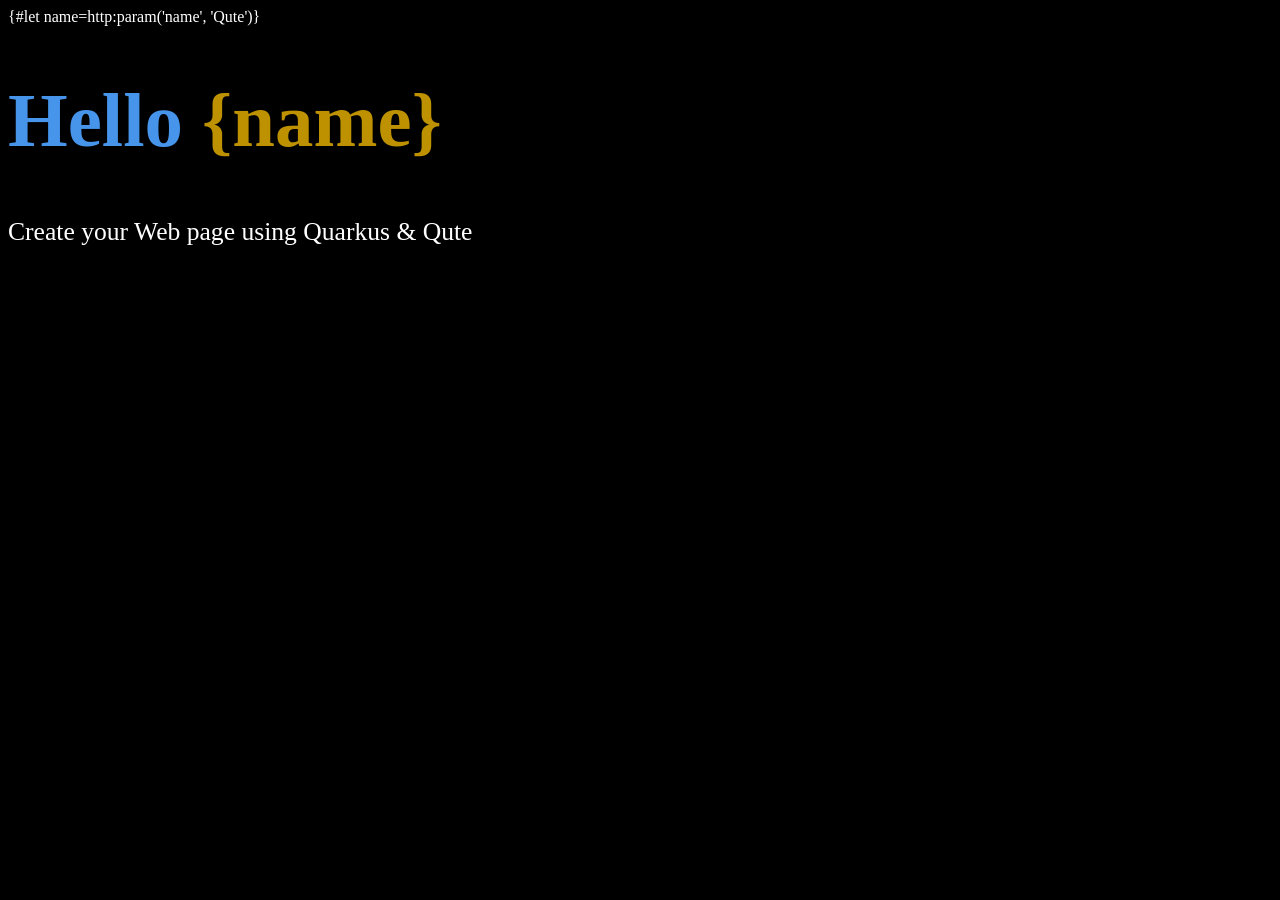
<file: src/main/resources/templates/pub/some-page.html>
{#let name=http:param('name', 'Qute')}
<!DOCTYPE html>
<html>
<head>
    <meta charset="UTF-8">
    <title>Hello {name}</title>
    <style>
        body {
            background-color: #000;
            color: #fff;
        }
        h1 {
            color: #4695EB;
            font-size: 6vw;
        }

        h1 b {
            color: #be9100;
        }

        p {
            font-size: 2vw;
        }
    </style>
</head>
<body>
<h1>Hello <b>{name}</b></h1>

<p>Create your Web page using Quarkus & Qute</p>
</body>
</html>
</file>
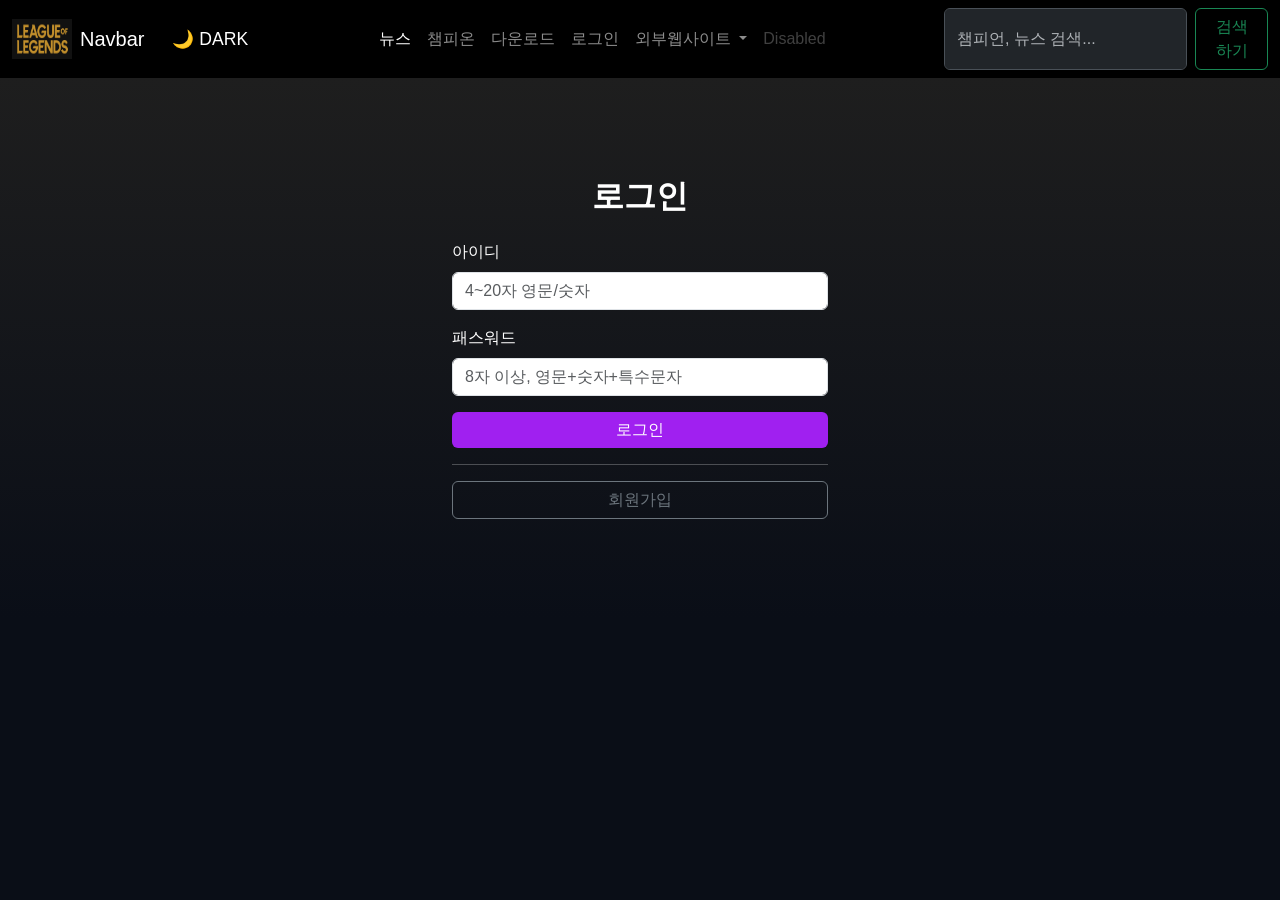
<file: src/main/resources/META-INF/resources/login/login.html>
<!DOCTYPE html>
<html lang="ko">
<head>
    <meta charset="UTF-8">
    <meta name="viewport" content="width=device-width, initial-scale=1.0">
    <title>League of Legends - 메인 페이지</title>
    <!-- Bootstrap 5 CDN -->
    <link href="https://cdn.jsdelivr.net/npm/bootstrap@5.3.0/dist/css/bootstrap.min.css" rel="stylesheet">
    <script src="../js/bootstrap.bundle.min.js"></script>
    <!-- <script src="https://cdn.jsdelivr.net/npm/bootstrap@5.3.0/dist/js/bootstrap.bundle.min.js"></script> -->
    <script src="../js/test.js"></script>
    <script src="../js/test2.js"></script>
    <script src="../js/toggle.js"></script>

    <!-- 커스텀 스타일 (LOL 테마 + 챔피언 호버 효과) -->
    <link rel="stylesheet" href="../css/main.css">
    <script>
        window.onload = function() {
        // alert("메인 페이지 로딩 완료");
        showToast('메인 페이지 로딩 완료');
        }
    </script>
</head>

<body>
    <nav class="navbar navbar-expand-lg" data-bs-theme="dark">
        <div class="container-fluid">
        <img src="../images/lol.png" alt="LOL 로고" width="60" height="40" class="me-2">
          <a class="navbar-brand" href="#">Navbar</a>
          <!-- <button class="navbar-toggler" type="button" data-bs-toggle="collapse" data-bs-target="#navbarSupportedContent" aria-controls="navbarSupportedContent" aria-expanded="false" aria-label="Toggle navigation">
            <span class="navbar-toggler-icon"></span>
          </button> -->

          <!-- [변경] "Navbar" 텍스트→ 다크/라이트토글버튼 -->
          <button class= "btn border-0" id="themeToggleBtn" >
            🌙 DARK
          </button>

          <div class="collapse navbar-collapse" id="navbarSupportedContent">
            <ul class="navbar-nav mx-auto mb-2 mb-lg-0">
              <li class="nav-item">
                <a class="nav-link active" aria-current="page" href="#">뉴스</a>
              </li>
              <li class="nav-item">
                <a class="nav-link" href="#">챔피온</a>
              </li>
              <li class="nav-item">
                <!-- <a class="nav-link active" aria-current="page" href="#">다운로드</a> -->
                <a class="nav-link" href="../main_page_sub/download.html">다운로드</a>
              </li>
              <li class="nav-item">
                <!-- <a class="nav-link active" aria-current="page" href="#">로그인</a> -->
                <a class="nav-link" href="/login">로그인</a>
              </li>
              <li class="nav-item dropdown">
                <a class="nav-link dropdown-toggle" href="#" role="button" data-bs-toggle="dropdown" aria-expanded="false">
                  외부웹사이트
                </a>
                <ul class="dropdown-menu">
                  <li><a class="dropdown-item" href="https://lol.ps" target="_blank">롤전적</a></li>
                  <li><a class="dropdown-item" href="#">불법사이트</a></li>
                  <li><hr class="dropdown-divider"></li>
                  <li><a class="dropdown-item" href="#">외부웹</a></li>
                </ul>
              </li>
              <li class="nav-item">
                <a class="nav-link disabled" aria-disabled="true">Disabled</a>
              </li>
            </ul>
            <form class="d-flex" id="searchForm">
                <input class="form-control me-2" type="search" placeholder="챔피언, 뉴스 검색..." aria-label="Search" id="searchInput">
                <button class="btn btn-outline-success" type="submit">검색하기</button>
            </form>
            </div>
        </div>
    </nav>

    <!-- 기존 index.html 디자인을 재활용한다. -->
    <section class="hero d-flex align-items-center justify-content-center text-center py-5">
      <div class="container" style="max-width: 400px;">
          <h2 class="fw-bold mb-4">로그인</h2>
          <form method="POST" action="/login_check" id="loginForm">
            <div class="mb-3 text-start">
            <label class="form-label">아이디</label>
                  <input type="text" class="form-control"
                      id="usernameInput" name="username" placeholder="4~20자 영문/숫자" required>
                  <div class="invalid-feedback" id="usernameMsg"></div>
              </div>

              <div class="mb-3 text-start">
                  <label class="form-label">패스워드</label>
                  <input type="password" class="form-control"
                        id="passwordInput"
                        placeholder="8자 이상, 영문+숫자+특수문자"
                        required>
                  <div class="invalid-feedback" id="passwordMsg"></div>

                  <input type="hidden" id="password" name="password">
              </div>

              <button type="button" onclick="validateAndLogin()"
                      class="btn btn-primary w-100">로그인</button>

              <!-- 신규 추가 -->
              <hr>
              <a href="/register"
                class="btn btn-outline-secondary w-100">
                  회원가입
              </a>
          </form>
      </div>
    </section>
    
    
    <script src="../js/input_sha256.js"></script>
    <script src="../js/login.js"></script>
    <script src="../js/toggle.js"></script>
</body>
</html>
</file>
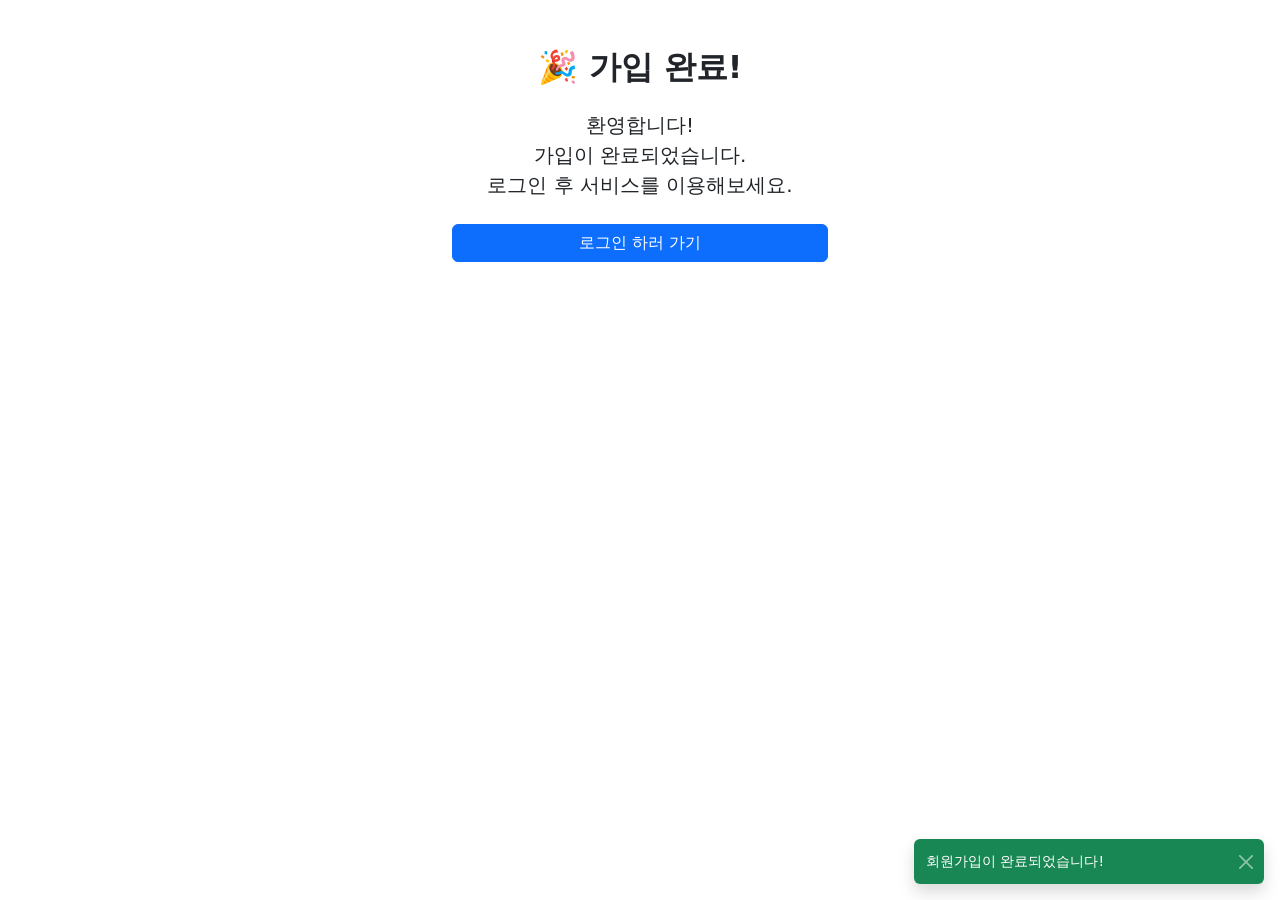
<file: src/main/resources/META-INF/resources/login/register_success.html>
<!DOCTYPE html>
<html lang="ko">

<head>
    <meta charset="UTF-8">
    <meta name="viewport" content="width=device-width, initial-scale=1.0">

    <title>가입 완료</title>

    <link href="https://cdn.jsdelivr.net/npm/bootstrap@5.3.0/dist/css/bootstrap.min.css"
          rel="stylesheet">
</head>

<body>

<section class="hero d-flex align-items-center
                justify-content-center text-center py-5">

    <div class="container" style="max-width: 400px;">

        <h2 class="fw-bold mb-4">🎉 가입 완료!</h2>

        <p class="lead mb-4">
            환영합니다!<br>
            가입이 완료되었습니다.<br>
            로그인 후 서비스를 이용해보세요.
        </p>

        <a href="/login"
           class="btn btn-primary w-100">
           로그인 하러 가기
        </a>

    </div>

</section>

<!-- Toast 컨테이너 -->
<div class="toast-container position-fixed bottom-0 end-0 p-3" style="z-index:9999">
    <div id="liveToast"
         class="toast align-items-center text-white bg-success border-0"
         role="alert">
        <div class="d-flex">
            <div class="toast-body" id="toastBody">
                메시지
            </div>
            <button type="button"
                    class="btn-close btn-close-white me-2 m-auto"
                    data-bs-dismiss="toast">
            </button>
        </div>
    </div>
</div>

<!-- Bootstrap JS: Toast 실행에 필요 -->
<script src="https://cdn.jsdelivr.net/npm/bootstrap@5.3.0/dist/js/bootstrap.bundle.min.js"></script>

<!-- showToast 함수가 들어있는 JS -->
<script src="../js/test.js"></script>

<!-- 페이지 로딩 시 Toast 실행 -->
<script>
    window.onload = function() {
        showToast('회원가입이 완료되었습니다!');
    }
</script>

</body>

</html>
</file>
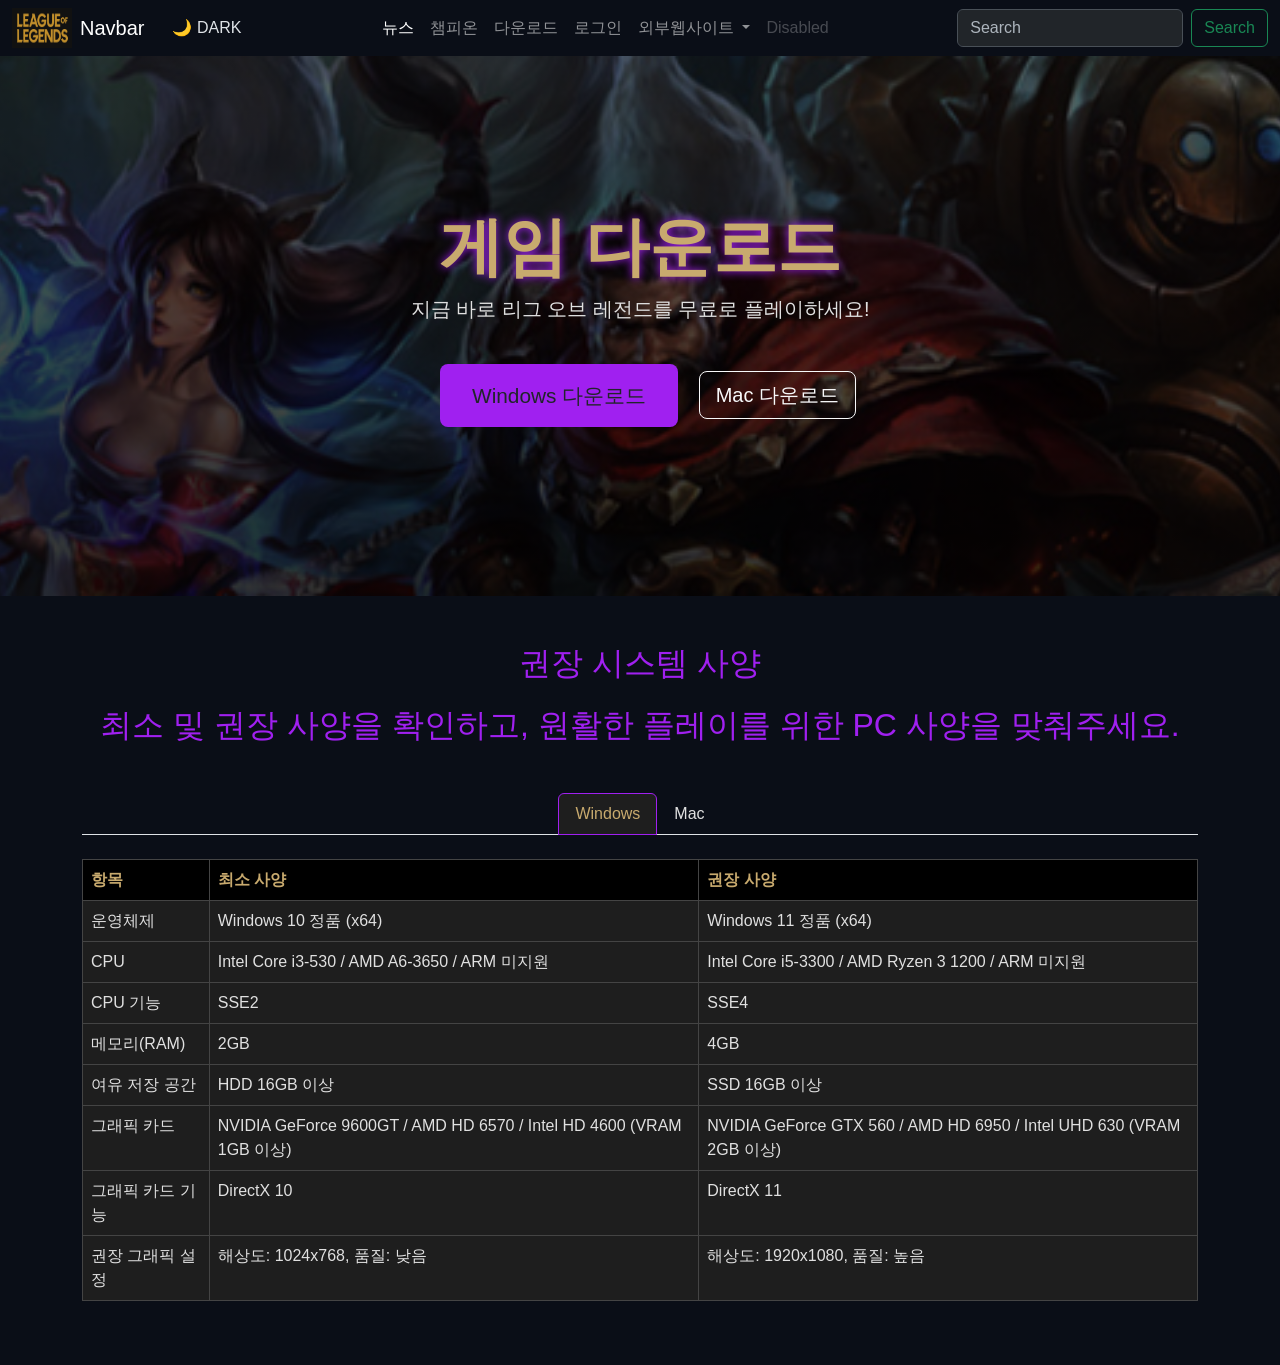
<file: src/main/resources/META-INF/resources/main_page_sub/download.html>
<!DOCTYPE html>
<html lang="ko">
<head>
    <meta charset="UTF-8">
    <meta name="viewport" content="width=device-width, initial-scale=1.0">
    <title>League of Legends - 메인 페이지</title>
    <!-- Bootstrap 5 CDN -->
    <link href="https://cdn.jsdelivr.net/npm/bootstrap@5.3.0/dist/css/bootstrap.min.css" rel="stylesheet">
    <script src="https://cdn.jsdelivr.net/npm/bootstrap@5.3.0/dist/js/bootstrap.bundle.min.js"></script>
    <!-- 커스텀 스타일 (LOL 테마 + 챔피언 호버 효과) -->
    <!-- <style>
        body { background-color: #0a0e17; color: #fff; font-family: 'Arial', sans-serif; }
        .navbar { background-color: #000; }
        .hero { background: linear-gradient(to bottom, #1e1e1e, #0a0e17); min-height: 60vh; }
        .accent-purple { color: #a020f0; }
        .accent-red { color: #ff0000; }
        .card { background-color: #1e1e1e; border: none; transition: transform 0.3s, box-shadow 0.3s; }
        .card:hover { transform: scale(1.05); box-shadow: 0 10px 20px rgba(160, 32, 240, 0.5); }
        .card-img-top { height: 200px; object-fit: cover; border-radius: 10px 10px 0 0; }
        .btn-primary { background-color: #a020f0; border: none; }
        .btn-primary:hover { background-color: #800080; }
    </style> -->
    <link rel="stylesheet" href="../css/download.css">
</head>
<body>
    <nav class="navbar navbar-expand-lg" data-bs-theme="dark">
        <div class="container-fluid">
        <img src="../images/lol.png" alt="LOL 로고" width="60" height="40" class="me-2">
        <a class="navbar-brand" href="#">Navbar</a>
        <!-- <button class="navbar-toggler" type="button" data-bs-toggle="collapse" data-bs-target="#navbarSupportedContent" aria-controls="navbarSupportedContent" aria-expanded="false" aria-label="Toggle navigation">
            <span class="navbar-toggler-icon"></span>
        </button> -->
        <button class= "btn border-0" id="themeToggleBtn" >
            🌙 DARK
        </button>

        <div class="collapse navbar-collapse" id="navbarSupportedContent">
            <ul class="navbar-nav mx-auto mb-2 mb-lg-0">
            <li class="nav-item">
                <a class="nav-link active" aria-current="page" href="#">뉴스</a>
            </li>
            <li class="nav-item">
                <a class="nav-link" href="#">챔피온</a>
            </li>
            <li class="nav-item">
                <!-- <a class="nav-link active" aria-current="page" href="#">다운로드</a> -->
                <a class="nav-link" href="download.html">다운로드</a>
            </li>
            <li class="nav-item">
                <!-- <a class="nav-link active" aria-current="page" href="#">로그인</a> -->
                <a class="nav-link" href="/login">로그인</a>
              </li>
            <li class="nav-item dropdown">
                <a class="nav-link dropdown-toggle" href="#" role="button" data-bs-toggle="dropdown" aria-expanded="false">
                외부웹사이트
                </a>
                <ul class="dropdown-menu">
                <li><a class="dropdown-item" href="https://lol.ps" target="_blank">롤전적</a></li>
                <li><a class="dropdown-item" href="#">불법사이트</a></li>
                <li><hr class="dropdown-divider"></li>
                <li><a class="dropdown-item" href="#">외부웹</a></li>
                </ul>
            </li>
            <li class="nav-item">
                <a class="nav-link disabled" aria-disabled="true">Disabled</a>
            </li>
            </ul>
            <form class="d-flex" role="search">
            <input class="form-control me-2" type="search" placeholder="Search" aria-label="Search" />
            <button class="btn btn-outline-success" type="submit">Search</button>
            </form>
        </div>
        </div>
    </nav>



    <!-- 히어로 배너 (공식 페이지 스타일) -->
    <section class="hero">
        <div class="container">
        <h1>게임 다운로드</h1>
        <p class="lead mb-4">지금 바로 리그 오브 레전드를 무료로 플레이하세요!</p>
        <!-- <a href="../pds/Install League of Legends kr.exe" class="btn btn-download btn-lg" target="_blank">Windows 다운로드</a> -->
        <a href="../pds/111.exe" class="btn btn-download btn-lg" target="_blank">Windows 다운로드</a>
        <a href="#" class="btn btn-outline-light btn-lg" target="_blank">Mac 다운로드</a>
        </div>
    </section>

    <!-- 시스템 사양 섹션 -->
    <section class="container my-5">
        <h2 class="text-center mb-4 accent-purple">권장 시스템 사양</h2>
        <h2 class="text-center mb-5 accent-purple">최소 및 권장 사양을 확인하고, 원활한 플레이를 위한 PC 사양을 맞춰주세요.</h2>

        <!-- 탭: Windows / Mac (첨부 이미지처럼) -->
        <ul class="nav nav-tabs justify-content-center mb-4" id="osTabs" role="tablist">
            <li class="nav-item" role="presentation">
                <button class="nav-link active" id="windows-tab" data-bs-toggle="tab" data-bs-target="#windows" type="button" role="tab">Windows</button>
            </li>
            <li class="nav-item" role="presentation">
                <button class="nav-link" id="mac-tab" data-bs-toggle="tab" data-bs-target="#mac" type="button" role="tab">Mac</button>
            </li>
        </ul>

        <div class="tab-content">
            <!-- Windows 탭 -->
            <div class="tab-pane fade show active" id="windows" role="tabpanel">
                <div class="table-responsive">
                    <table class="table table-bordered table-hover">
                        <thead>
                            <tr>
                                <th>항목</th>
                                <th>최소 사양</th>
                                <th>권장 사양</th>
                            </tr>
                        </thead>
                        <tbody>
                            <tr><td>운영체제</td><td>Windows 10 정품 (x64)</td><td>Windows 11 정품 (x64)</td></tr>
                            <tr><td>CPU</td><td>Intel Core i3-530 / AMD A6-3650 / ARM 미지원</td><td>Intel Core i5-3300 / AMD Ryzen 3 1200 / ARM 미지원</td></tr>
                            <tr><td>CPU 기능</td><td>SSE2</td><td>SSE4</td></tr>
                            <tr><td>메모리(RAM)</td><td>2GB</td><td>4GB</td></tr>
                            <tr><td>여유 저장 공간</td><td>HDD 16GB 이상</td><td>SSD 16GB 이상</td></tr>
                            <tr><td>그래픽 카드</td><td>NVIDIA GeForce 9600GT / AMD HD 6570 / Intel HD 4600 (VRAM 1GB 이상)</td><td>NVIDIA GeForce GTX 560 / AMD HD 6950 / Intel UHD 630 (VRAM 2GB 이상)</td></tr>
                            <tr><td>그래픽 카드 기능</td><td>DirectX 10</td><td>DirectX 11</td></tr>
                            <tr><td>권장 그래픽 설정</td><td>해상도: 1024x768, 품질: 낮음</td><td>해상도: 1920x1080, 품질: 높음</td></tr>
                        </tbody>
                    </table>
                </div>
            </div>

            <!-- Mac 탭 (실제 사양 기반, 간단히 예시) -->
            <div class="tab-pane fade" id="mac" role="tabpanel">
                <div class="table-responsive">
                    <table class="table table-bordered table-hover">
                        <thead>
                            <tr>
                                <th>항목</th>
                                <th>최소 사양</th>
                                <th>권장 사양</th>
                            </tr>
                        </thead>
                        <tbody>
                            <tr><td>운영체제</td><td>macOS 10.15 이상</td><td>macOS 13 Ventura 이상</td></tr>
                            <tr><td>CPU</td><td>Intel Core i5 또는 Apple M1</td><td>Apple M2 이상</td></tr>
                            <tr><td>메모리(RAM)</td><td>4GB</td><td>8GB 이상</td></tr>
                            <tr><td>여유 저장 공간</td><td>SSD 16GB 이상</td><td>SSD 30GB 이상</td></tr>
                            <tr><td>그래픽</td><td>Metal 지원 GPU</td><td>Metal 2 지원 GPU</td></tr>
                        </tbody>
                    </table>
                </div>
            </div>
        </div>
    </section>

    <script src="../js/toggle.js"></script>
</body>
</html>
</file>
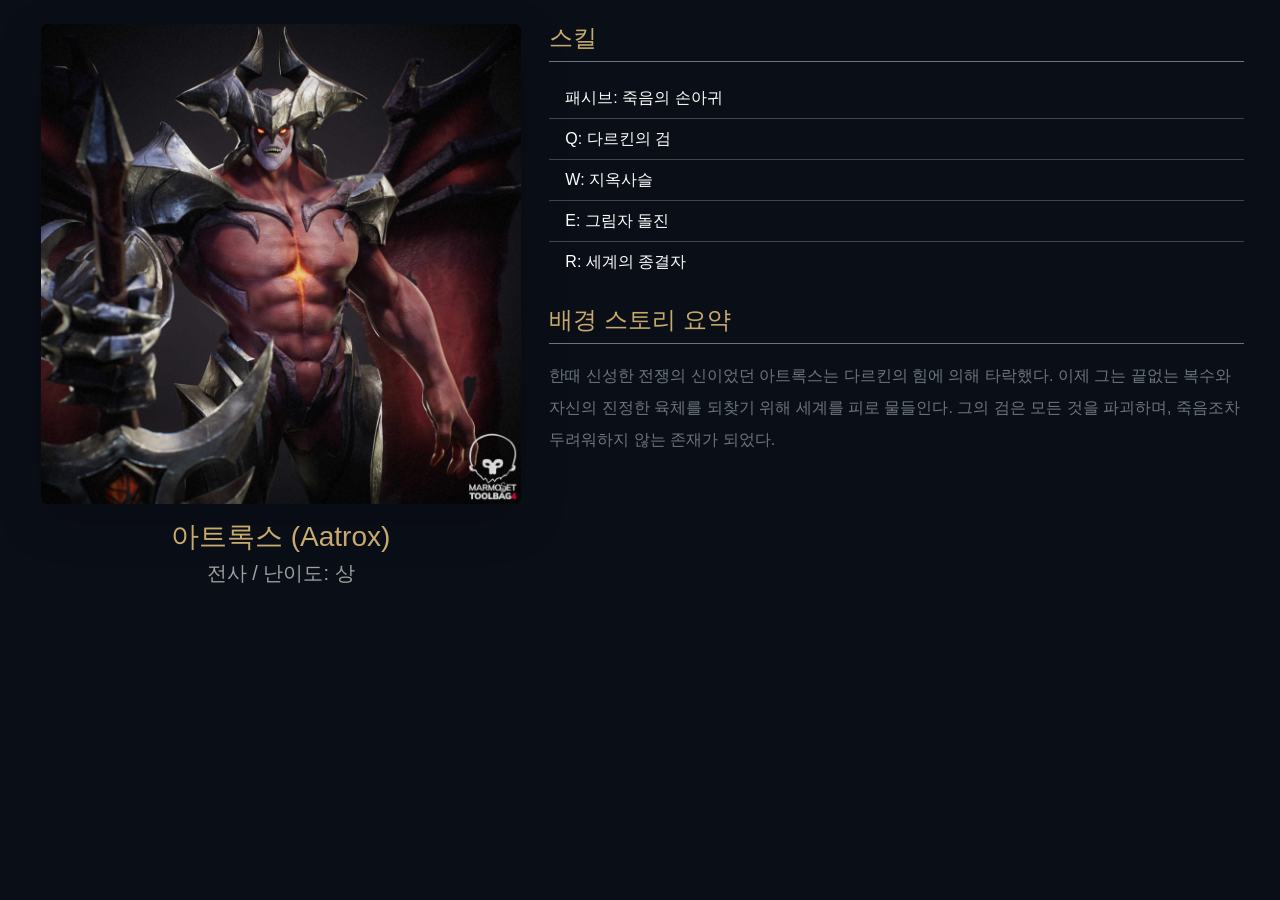
<file: src/main/resources/META-INF/resources/modals/Aatrox.html>
<!DOCTYPE html>
<html lang="ko">
<head>
  <meta charset="UTF-8">
  <meta name="viewport" content="width=device-width, initial-scale=1.0">
  <title>아트록스 상세</title>
  
  <!-- Bootstrap 5 CSS (index.html과 동일하게 연동) -->
  <link href="https://cdn.jsdelivr.net/npm/bootstrap@5.3.3/dist/css/bootstrap.min.css" rel="stylesheet" integrity="sha384-QWTKZyjpPEjISv5WaRU9OFeRpok6YctnYmDr5pNlyT2bRjXh0JMhjY6hW+ALEwIH" crossorigin="anonymous">

  <!-- LOL 스타일 맞추기 위한 간단 커스텀 (필요 시 resources/css/custom.css로 이동) -->
  <style>
    body {
      background-color: #0a0e17;
      color: white;
      padding: 1.5rem;
      font-family: 'Segoe UI', sans-serif;
    }
    h3, h4 {
      color: #c8aa6e; /* LOL 골드 톤 */
    }
    .text-muted {
      color: #a0a0a0 !important;
    }
    .list-group-item {
      background: transparent;
      border-color: #444;
      color: white;
    }
  </style>
</head>
<body>

  <div class="container-fluid">
    <div class="row g-4">
      
      <!-- 왼쪽: 이미지 + 기본 정보 -->
      <div class="col-lg-5 text-center">
        <img src="../images/ai.jpeg" class="img-fluid rounded shadow-lg" alt="아트록스" style="max-height: 480px; object-fit: contain;">
        <div class="mt-3">
          <h3 class="mb-1">아트록스 (Aatrox)</h3>
          <p class="text-muted fs-5">전사 / 난이도: 상</p>
        </div>
      </div>
      
      <!-- 오른쪽: 스킬 + 스토리 -->
      <div class="col-lg-7">
        <h4 class="border-bottom border-secondary pb-2 mb-3">스킬</h4>
        <ul class="list-group list-group-flush mb-4">
          <li class="list-group-item">패시브: 죽음의 손아귀</li>
          <li class="list-group-item">Q: 다르킨의 검</li>
          <li class="list-group-item">W: 지옥사슬</li>
          <li class="list-group-item">E: 그림자 돌진</li>
          <li class="list-group-item">R: 세계의 종결자</li>
        </ul>

        <h4 class="border-bottom border-secondary pb-2 mb-3">배경 스토리 요약</h4>
        <p class="text-secondary lh-lg">
          한때 신성한 전쟁의 신이었던 아트록스는 다르킨의 힘에 의해 타락했다. 
          이제 그는 끝없는 복수와 자신의 진정한 육체를 되찾기 위해 세계를 피로 물들인다. 
          그의 검은 모든 것을 파괴하며, 죽음조차 두려워하지 않는 존재가 되었다.
        </p>
      </div>
      
    </div>
  </div>

</body>
</html>
</file>
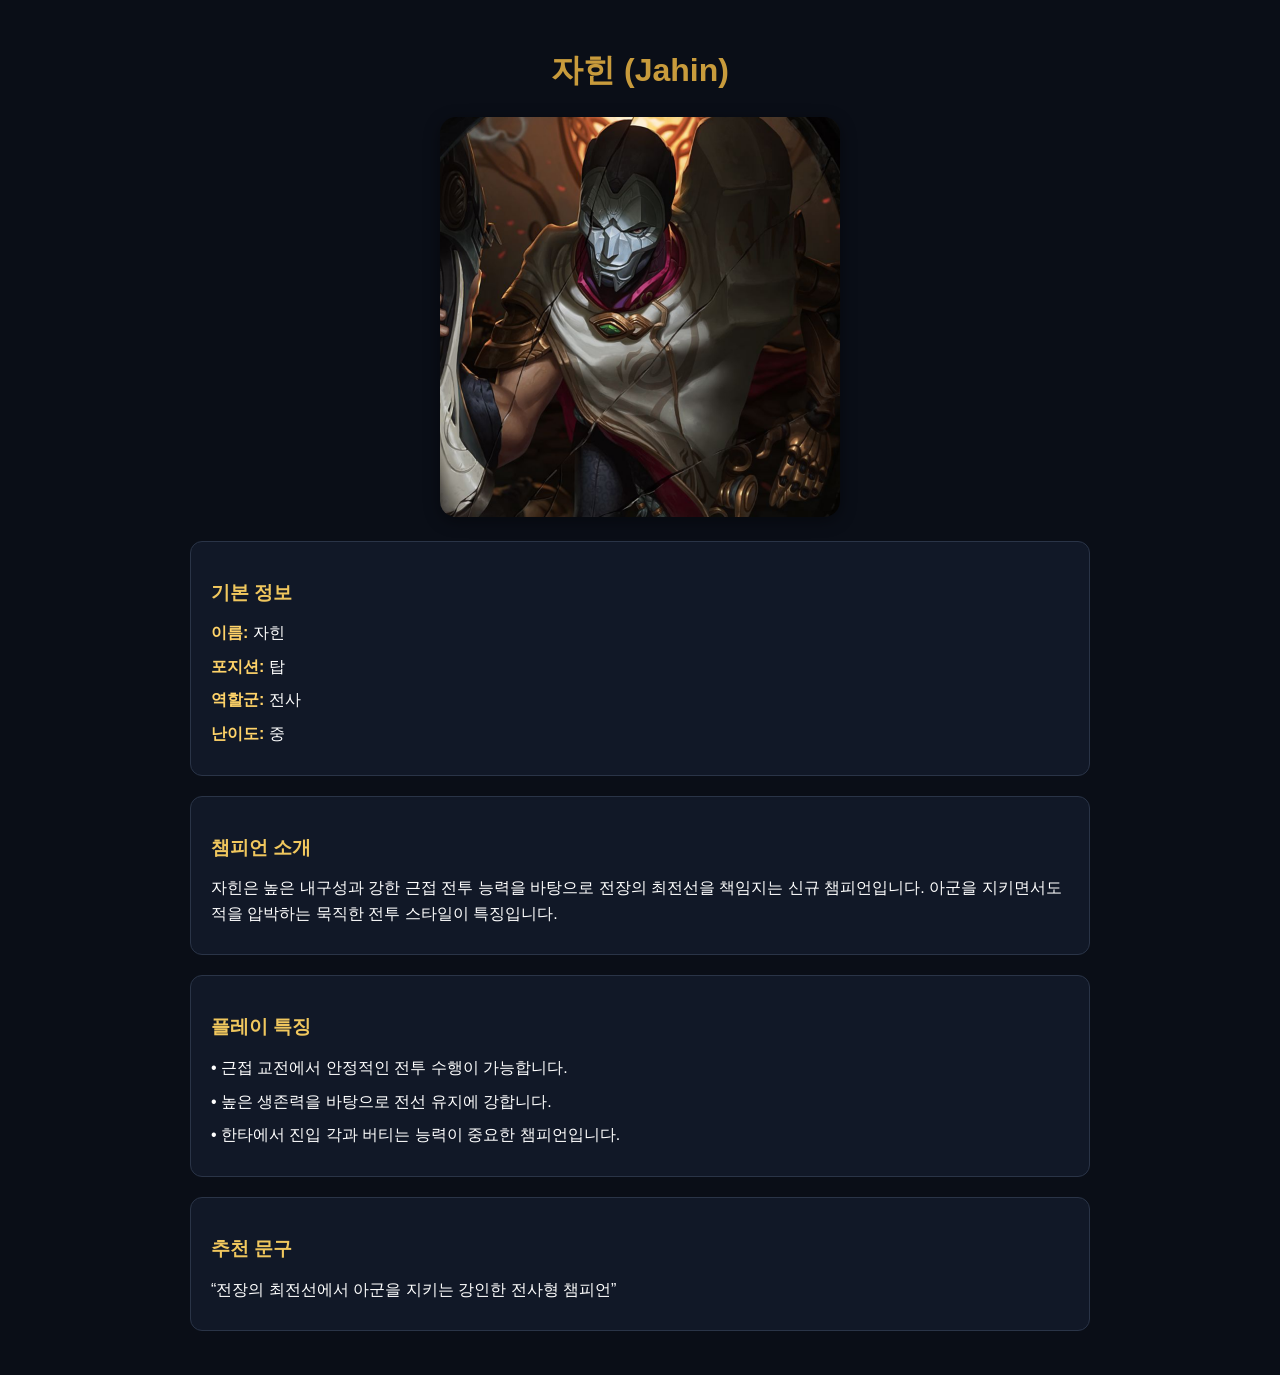
<file: src/main/resources/META-INF/resources/modals/Jahin.html>
<!DOCTYPE html>
<html lang="ko">
<head>
    <meta charset="UTF-8">
    <meta name="viewport" content="width=device-width, initial-scale=1.0">
    <title>Jahin 상세 정보</title>
    <style>
        body {
            margin: 0;
            padding: 24px;
            background: #0a0e17;
            color: white;
            font-family: Arial, sans-serif;
            line-height: 1.6;
        }

        .champion-container {
            max-width: 900px;
            margin: 0 auto;
        }

        .champion-image {
            width: 100%;
            max-width: 400px;
            display: block;
            margin: 0 auto 24px auto;
            border-radius: 16px;
            box-shadow: 0 4px 16px rgba(0, 0, 0, 0.4);
        }

        h1 {
            text-align: center;
            color: #c89b3c;
            margin-bottom: 20px;
        }

        .info-box {
            background: #111827;
            border: 1px solid #2a3447;
            border-radius: 12px;
            padding: 20px;
            margin-bottom: 20px;
        }

        .info-box h2 {
            color: #f0c75e;
            font-size: 1.2rem;
            margin-bottom: 12px;
        }

        .info-box p {
            margin: 8px 0;
        }

        .highlight {
            color: #ffd369;
            font-weight: bold;
        }
    </style>
</head>
<body>
    <div class="champion-container">
        <h1>자힌 (Jahin)</h1>

        <img src="../images/Jahin.png" alt="Jahin" class="champion-image">

        <div class="info-box">
            <h2>기본 정보</h2>
            <p><span class="highlight">이름:</span> 자힌</p>
            <p><span class="highlight">포지션:</span> 탑</p>
            <p><span class="highlight">역할군:</span> 전사</p>
            <p><span class="highlight">난이도:</span> 중</p>
        </div>

        <div class="info-box">
            <h2>챔피언 소개</h2>
            <p>
                자힌은 높은 내구성과 강한 근접 전투 능력을 바탕으로 전장의 최전선을 책임지는 신규 챔피언입니다.
                아군을 지키면서도 적을 압박하는 묵직한 전투 스타일이 특징입니다.
            </p>
        </div>

        <div class="info-box">
            <h2>플레이 특징</h2>
            <p>• 근접 교전에서 안정적인 전투 수행이 가능합니다.</p>
            <p>• 높은 생존력을 바탕으로 전선 유지에 강합니다.</p>
            <p>• 한타에서 진입 각과 버티는 능력이 중요한 챔피언입니다.</p>
        </div>

        <div class="info-box">
            <h2>추천 문구</h2>
            <p>
                “전장의 최전선에서 아군을 지키는 강인한 전사형 챔피언”
            </p>
        </div>
    </div>
</body>
</html>
</file>
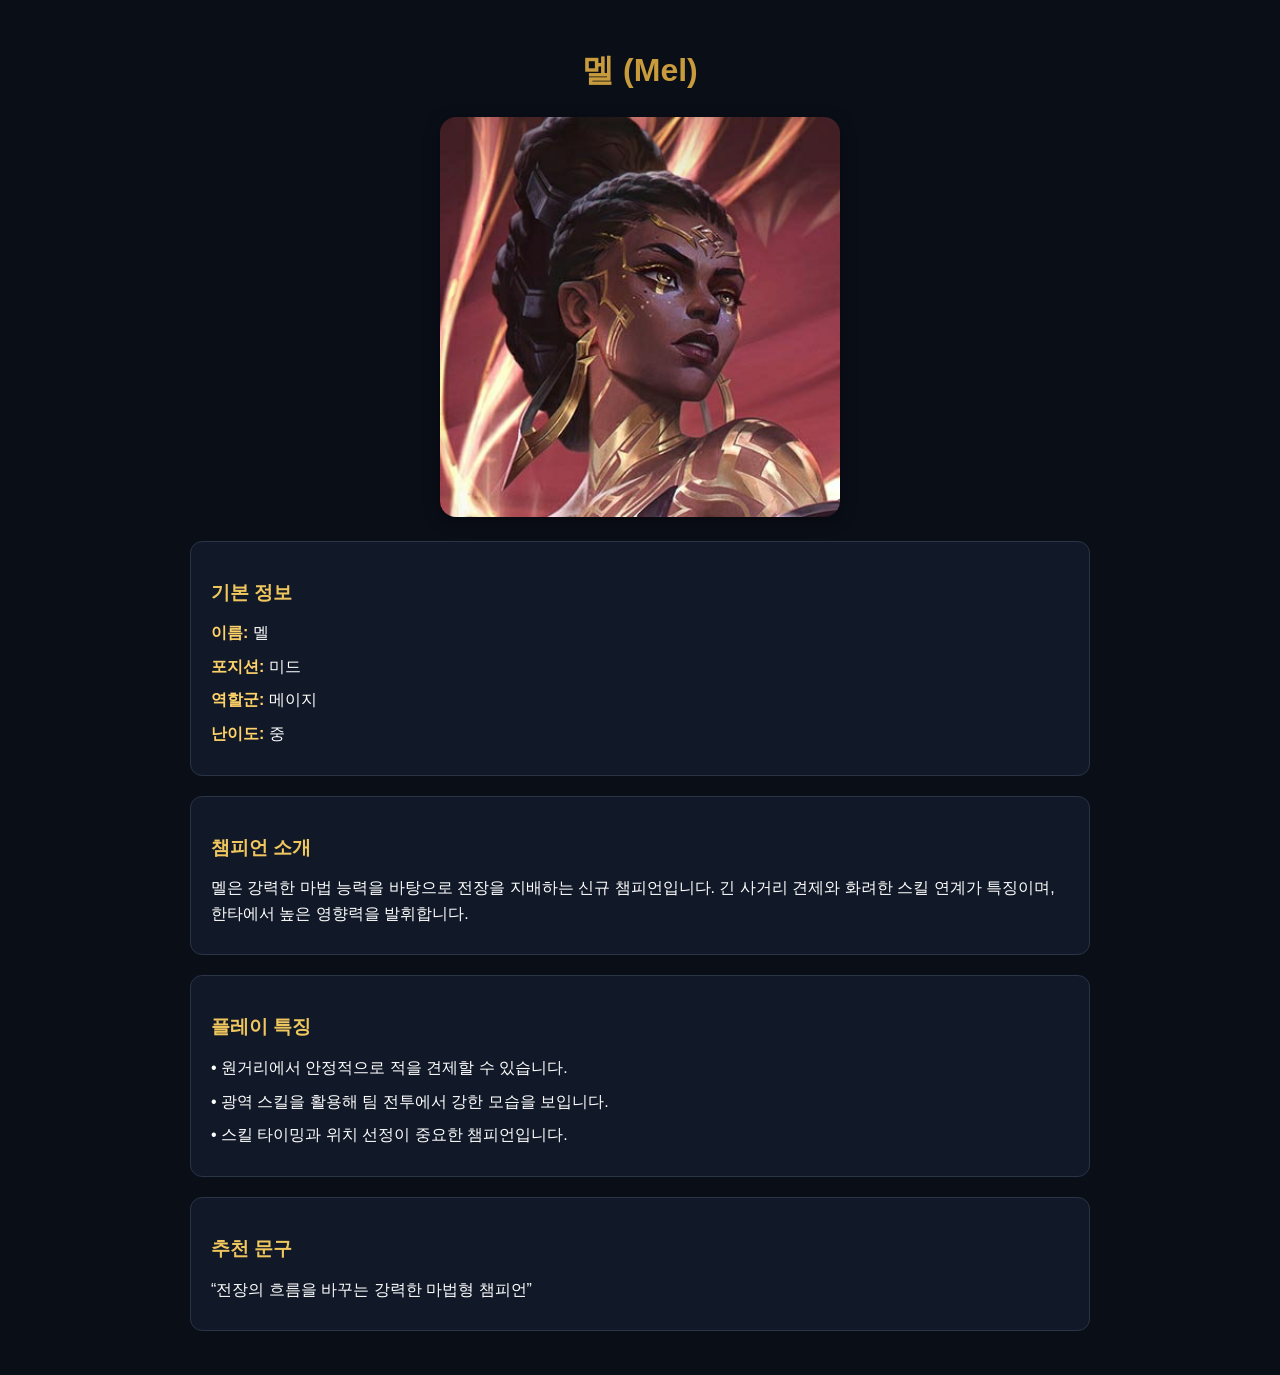
<file: src/main/resources/META-INF/resources/modals/Mel.html>
<!DOCTYPE html>
<html lang="ko">
<head>
    <meta charset="UTF-8">
    <meta name="viewport" content="width=device-width, initial-scale=1.0">
    <title>Mel 상세 정보</title>
    <style>
        body {
            margin: 0;
            padding: 24px;
            background: #0a0e17;
            color: white;
            font-family: Arial, sans-serif;
            line-height: 1.6;
        }

        .champion-container {
            max-width: 900px;
            margin: 0 auto;
        }

        .champion-image {
            width: 100%;
            max-width: 400px;
            display: block;
            margin: 0 auto 24px auto;
            border-radius: 16px;
            box-shadow: 0 4px 16px rgba(0, 0, 0, 0.4);
        }

        h1 {
            text-align: center;
            color: #c89b3c;
            margin-bottom: 20px;
        }

        .info-box {
            background: #111827;
            border: 1px solid #2a3447;
            border-radius: 12px;
            padding: 20px;
            margin-bottom: 20px;
        }

        .info-box h2 {
            color: #f0c75e;
            font-size: 1.2rem;
            margin-bottom: 12px;
        }

        .info-box p {
            margin: 8px 0;
        }

        .highlight {
            color: #ffd369;
            font-weight: bold;
        }
    </style>
</head>
<body>
    <div class="champion-container">
        <h1>멜 (Mel)</h1>

        <img src="../images/Mel.jpg" alt="Mel" class="champion-image">

        <div class="info-box">
            <h2>기본 정보</h2>
            <p><span class="highlight">이름:</span> 멜</p>
            <p><span class="highlight">포지션:</span> 미드</p>
            <p><span class="highlight">역할군:</span> 메이지</p>
            <p><span class="highlight">난이도:</span> 중</p>
        </div>

        <div class="info-box">
            <h2>챔피언 소개</h2>
            <p>
                멜은 강력한 마법 능력을 바탕으로 전장을 지배하는 신규 챔피언입니다.
                긴 사거리 견제와 화려한 스킬 연계가 특징이며, 한타에서 높은 영향력을 발휘합니다.
            </p>
        </div>

        <div class="info-box">
            <h2>플레이 특징</h2>
            <p>• 원거리에서 안정적으로 적을 견제할 수 있습니다.</p>
            <p>• 광역 스킬을 활용해 팀 전투에서 강한 모습을 보입니다.</p>
            <p>• 스킬 타이밍과 위치 선정이 중요한 챔피언입니다.</p>
        </div>

        <div class="info-box">
            <h2>추천 문구</h2>
            <p>
                “전장의 흐름을 바꾸는 강력한 마법형 챔피언”
            </p>
        </div>
    </div>
</body>
</html>
</file>
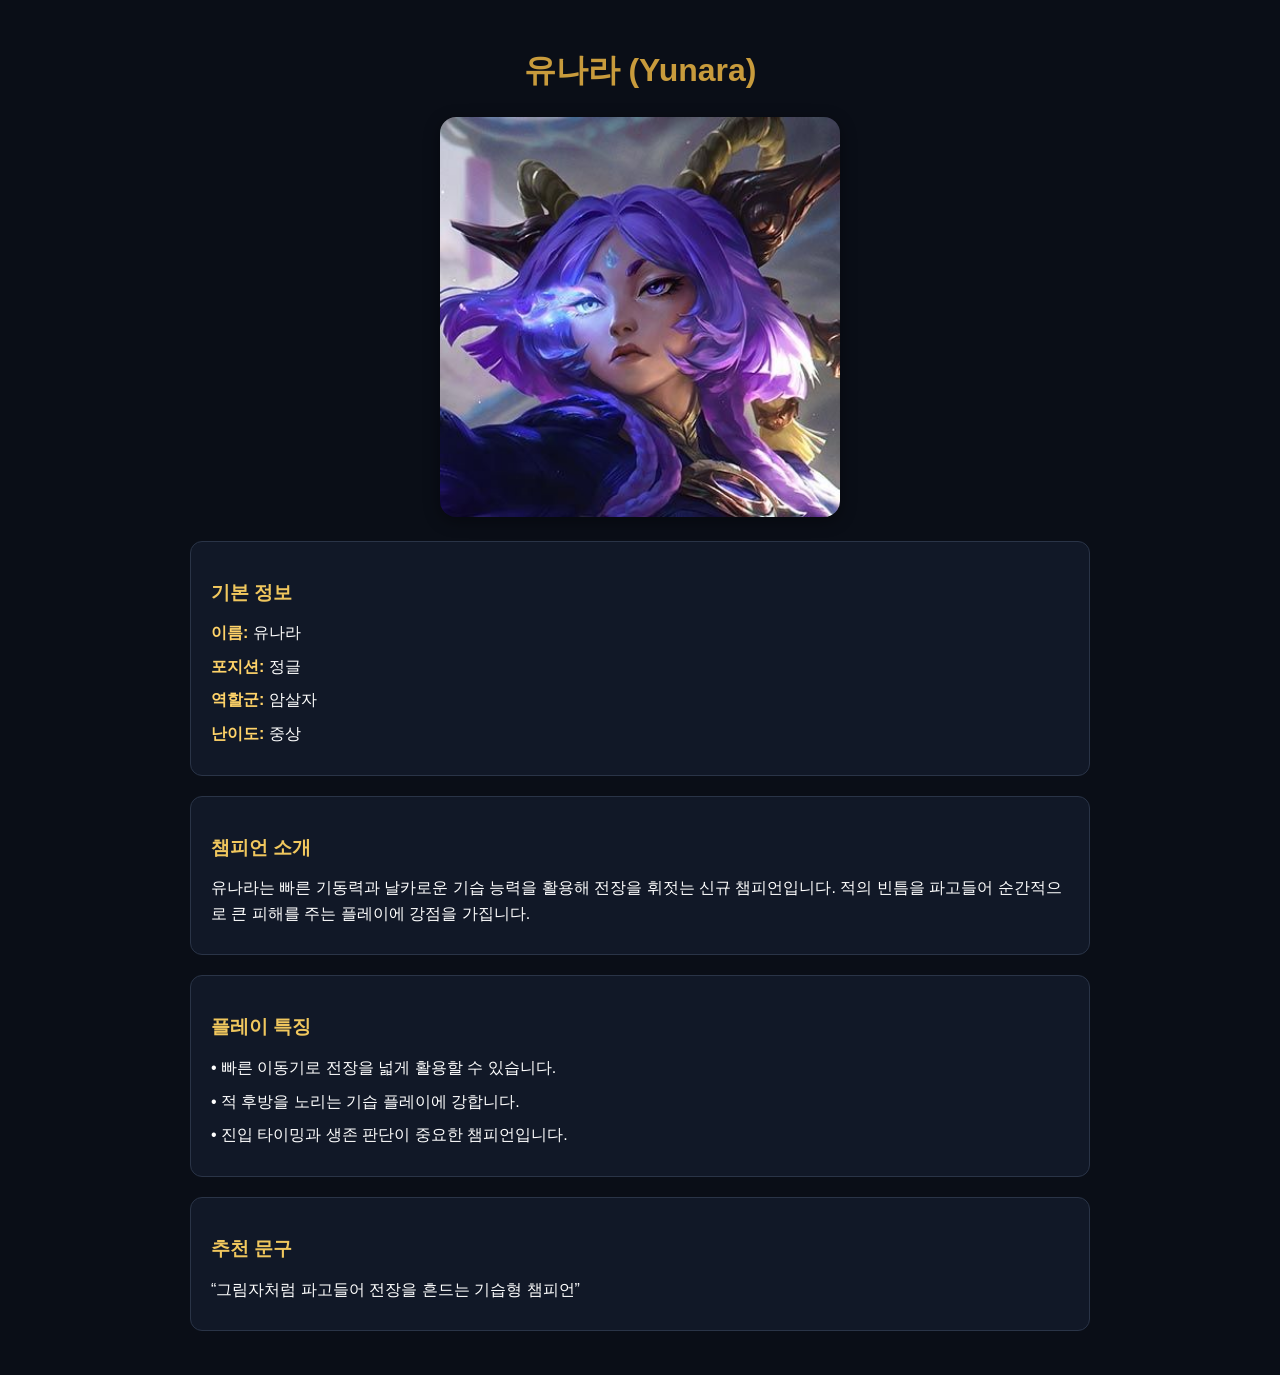
<file: src/main/resources/META-INF/resources/modals/Yunara.html>
<!DOCTYPE html>
<html lang="ko">
<head>
    <meta charset="UTF-8">
    <meta name="viewport" content="width=device-width, initial-scale=1.0">
    <title>Yunara 상세 정보</title>
    <style>
        body {
            margin: 0;
            padding: 24px;
            background: #0a0e17;
            color: white;
            font-family: Arial, sans-serif;
            line-height: 1.6;
        }

        .champion-container {
            max-width: 900px;
            margin: 0 auto;
        }

        .champion-image {
            width: 100%;
            max-width: 400px;
            display: block;
            margin: 0 auto 24px auto;
            border-radius: 16px;
            box-shadow: 0 4px 16px rgba(0, 0, 0, 0.4);
        }

        h1 {
            text-align: center;
            color: #c89b3c;
            margin-bottom: 20px;
        }

        .info-box {
            background: #111827;
            border: 1px solid #2a3447;
            border-radius: 12px;
            padding: 20px;
            margin-bottom: 20px;
        }

        .info-box h2 {
            color: #f0c75e;
            font-size: 1.2rem;
            margin-bottom: 12px;
        }

        .info-box p {
            margin: 8px 0;
        }

        .highlight {
            color: #ffd369;
            font-weight: bold;
        }
    </style>
</head>
<body>
    <div class="champion-container">
        <h1>유나라 (Yunara)</h1>

        <img src="../images/Yunara.jpg" alt="Yunara" class="champion-image">

        <div class="info-box">
            <h2>기본 정보</h2>
            <p><span class="highlight">이름:</span> 유나라</p>
            <p><span class="highlight">포지션:</span> 정글</p>
            <p><span class="highlight">역할군:</span> 암살자</p>
            <p><span class="highlight">난이도:</span> 중상</p>
        </div>

        <div class="info-box">
            <h2>챔피언 소개</h2>
            <p>
                유나라는 빠른 기동력과 날카로운 기습 능력을 활용해 전장을 휘젓는 신규 챔피언입니다.
                적의 빈틈을 파고들어 순간적으로 큰 피해를 주는 플레이에 강점을 가집니다.
            </p>
        </div>

        <div class="info-box">
            <h2>플레이 특징</h2>
            <p>• 빠른 이동기로 전장을 넓게 활용할 수 있습니다.</p>
            <p>• 적 후방을 노리는 기습 플레이에 강합니다.</p>
            <p>• 진입 타이밍과 생존 판단이 중요한 챔피언입니다.</p>
        </div>

        <div class="info-box">
            <h2>추천 문구</h2>
            <p>
                “그림자처럼 파고들어 전장을 흔드는 기습형 챔피언”
            </p>
        </div>
    </div>
</body>
</html>
</file>
<file: src/main/resources/META-INF/resources/css/main.css>
/* ── 기본 레이아웃 ──────────────────────────────────────────── */
body { background-color: #0a0e17; color: #fff; font-family: 'Arial', sans-serif; }
.navbar { background-color: #000; }
.hero { background: linear-gradient(to bottom, #1e1e1e, #0a0e17); min-height: 60vh; }

/* ── 강조 색상 ──────────────────────────────────────────────── */
.accent-purple { color: #a020f0; }
.accent-red { color: #ff0000; }

/* ── 카드 ────────────────────────────────────────────────────── */
.card { background-color: #1e1e1e; border: none; transition: transform 0.3s, box-shadow 0.3s; }
.card:hover { transform: scale(1.05); box-shadow: 0 10px 20px rgba(160, 32, 240, 0.5); }
.card-img-top { height: 200px; object-fit: cover; border-radius: 10px 10px 0 0; }

/* ── 버튼 ────────────────────────────────────────────────────── */
.btn-primary { background-color: #a020f0; border: none; }
.btn-primary:hover { background-color: #800080; }

/* ── 검색 결과 페이지 ────────────────────────────────────────── */
#searchResults { display: none; }

.search-keyword-header {
    background: #0a0a0a;
    background-image: radial-gradient(ellipse at center, #1a1a1a 0%, #000 70%);
    min-height: 180px;
    display: flex;
    align-items: center;
    justify-content: center;
    border-bottom: 2px solid #c8a96e;
}
.search-keyword-header h1 {
    font-size: 2.8rem;
    font-weight: 700;
    color: #fff;
    letter-spacing: 0.05em;
}

.search-body { background-color: #f0ede8; min-height: 500px; }
.search-sidebar { border-right: 1px solid #ddd; }

.search-category-item {
    padding: 14px 20px;
    cursor: pointer;
    color: #333;
    font-size: 0.95rem;
    border-left: 3px solid transparent;
    transition: all 0.2s;
}
.search-category-item:hover { background: #e0dcd5; }
.search-category-item.active {
    border-left: 3px solid #c8253a;
    font-weight: 700;
    color: #c8253a;
    background: #e8e4df;
}
.search-category-item .count { color: #999; font-size: 0.85rem; margin-left: 6px; }

.search-content-area { padding: 30px; }

.search-result-card {
    background: #fff;
    border: none;
    border-radius: 6px;
    margin-bottom: 16px;
    transition: box-shadow 0.2s;
}
.search-result-card:hover { box-shadow: 0 4px 15px rgba(0,0,0,0.15); }
.search-result-card img { width: 110px; height: 80px; object-fit: cover; border-radius: 6px 0 0 6px; }

.no-result { text-align: center; padding: 80px 20px; color: #666; }
.no-result h4 { color: #333; }

/* ── [추가] 테마 토글 버튼 (폰트 크기, 색상 등 ) ──────────────── */
#themeToggleBtn { font-size: 1.1rem; color: #fff; }
body.light-mode #themeToggleBtn { color: #212529; }

/* ── [추가] 라이트 모드 (다양한 색상 정보 ─────────────────────── */
body.light-mode { background-color: #f8f9fa; color: #212529; }
body.light-mode .navbar { background-color: #e9ecef !important; }
body.light-mode .navbar .navbar-brand,
body.light-mode .navbar .nav-link { color: #212529 !important; }
body.light-mode .hero { background: linear-gradient(to bottom, #dce3ea, #f8f9fa); }
body.light-mode .card { background-color: #ffffff; color: #212529; border: 1px solid #dee2e6; }
body.light-mode .card-title { color: #212529; }
body.light-mode .card-text { color: #555; }

/* =========================
   검색바 다크/라이트 모드
========================= */

/* 다크 모드 검색창 */
body.dark-mode #searchInput {
    background-color: #212529;
    color: #ffffff;
    border: 1px solid #495057;
}

body.dark-mode #searchInput::placeholder {
    color: #adb5bd;
}

body.dark-mode #searchInput:focus {
    background-color: #212529;
    color: #ffffff;
    border-color: #a020f0;
    box-shadow: 0 0 0 0.25rem rgba(160, 32, 240, 0.25);
}

/* 라이트 모드 검색창 */
body.light-mode #searchInput {
    background-color: #ffffff;
    color: #212529;
    border: 1px solid #ced4da;
}

body.light-mode #searchInput::placeholder {
    color: #6c757d;
}

body.light-mode #searchInput:focus {
    background-color: #ffffff;
    color: #212529;
    border-color: #198754;
    box-shadow: 0 0 0 0.25rem rgba(25, 135, 84, 0.25);
}

/* 검색 버튼도 모드별 정리 */
body.dark-mode #searchForm button {
    color: #75d696;
    border-color: #75d696;
}

body.dark-mode #searchForm button:hover {
    background-color: #198754;
    color: #ffffff;
}

body.light-mode #searchForm button {
    color: #198754;
    border-color: #198754;
    background-color: transparent;
}

body.light-mode #searchForm button:hover {
    background-color: #198754;
    color: #ffffff;
}

/* =========================
   프로필 정보 표 다크/라이트 모드
========================= */

/* 기본값 = 다크 모드 */
.profile-info-card {
    background-color: #212529;
    color: #ffffff;
    border: 1px solid #495057;
}

.profile-info-table {
    color: #ffffff;
}

.profile-info-table th,
.profile-info-table td {
    background-color: #212529;
    color: #ffffff;
    border-color: #495057;
}

.profile-info-table th {
    font-weight: bold;
}

/* 라이트 모드 */
body.light-mode .profile-info-card {
    background-color: #ffffff;
    color: #212529;
    border-color: #dee2e6;
}

body.light-mode .profile-info-table {
    color: #212529;
}

body.light-mode .profile-info-table th,
body.light-mode .profile-info-table td {
    background-color: #ffffff;
    color: #212529;
    border-color: #dee2e6;
}

body.light-mode .profile-info-table th {
    background-color: #f1f3f5;
    color: #212529;
}

/* =========================
   개인정보 수정 폼 다크/라이트 모드
========================= */

body.light-mode #updateFormArea .card {
    background-color: #ffffff !important;
    color: #212529 !important;
    border-color: #dee2e6 !important;
}

body.light-mode #updateFormArea .form-label {
    color: #212529 !important;
}

body.light-mode #updateFormArea .form-control {
    background-color: #ffffff !important;
    color: #212529 !important;
    border-color: #ced4da !important;
}

body.light-mode #updateFormArea .form-control::placeholder {
    color: #6c757d !important;
}
</file>
<file: src/main/resources/META-INF/resources/css/download.css>
body { 
    background-color: #0a0e17; 
    color: #e0e0e0; 
    font-family: 'Segoe UI', Arial, sans-serif; 
}

.hero {
    background: linear-gradient(rgba(0,0,0,0.6), rgba(0,0,0,0.8)), 
                url('../images/download-banner.jpg') center/cover no-repeat;
    min-height: 60vh;
    display: flex;
    align-items: center;
    justify-content: center;
    text-align: center;
    padding: 2rem;
}

.hero h1 { 
    font-size: 4rem; 
    font-weight: bold; 
    color: #c8aa6e;          /* LOL 골드 톤 */
    text-shadow: 0 0 10px #a020f0;
}

.btn-download {
    background-color: #a020f0;
    border: none;
    font-size: 1.3rem;
    padding: 1rem 2rem;
    margin: 1rem;
}

.btn-download:hover { 
    background-color: #800080; 
}

.nav-tabs .nav-link { 
    color: #e0e0e0; 
}

.nav-tabs .nav-link.active { 
    background-color: #1e1e1e; 
    color: #c8aa6e; 
    border-color: #a020f0; 
}

.table { 
    --bs-table-bg: #1e1e1e; 
    --bs-table-color: #e0e0e0; 
    --bs-table-border-color: #444;
}

.table th { 
    background-color: #000; 
    color: #c8aa6e; 
}

.card { 
    background-color: #1e1e1e; 
    border: 1px solid #444; 
}

.accent-purple { 
    color: #a020f0; 
}

body.light-mode {
    background-color: #f8f9fa;
    color: #212529;
}
  
  body.light-mode .navbar {
    background-color: #e9ecef !important;
}
  
  body.light-mode .navbar .navbar-brand,
  body.light-mode .navbar .nav-link {
    color: #212529 !important;
}

/* =========================
   다운로드 페이지 라이트 모드 보정
========================= */

/* 라이트 모드 히어로 영역 */
body.light-mode .hero {
    background: linear-gradient(rgba(255,255,255,0.55), rgba(255,255,255,0.75)),
                url('../images/download-banner.jpg') center/cover no-repeat;
}

body.light-mode .hero h1 {
    color: #7b2cbf;
    text-shadow: none;
}

body.light-mode .hero p,
body.light-mode .hero .lead {
    color: #212529;
}

/* 라이트 모드 제목 */
body.light-mode .accent-purple {
    color: #7b2cbf;
}

/* 라이트 모드 다운로드 버튼 */
body.light-mode .btn-download {
    background-color: #a020f0;
    color: #ffffff;
}

body.light-mode .btn-download:hover {
    background-color: #800080;
    color: #ffffff;
}

/* 라이트 모드 Mac 다운로드 버튼 */
body.light-mode .btn-outline-light {
    color: #212529;
    border-color: #212529;
}

body.light-mode .btn-outline-light:hover {
    background-color: #212529;
    color: #ffffff;
}

/* 라이트 모드 탭 */
body.light-mode .nav-tabs .nav-link {
    color: #495057;
}

body.light-mode .nav-tabs .nav-link.active {
    background-color: #ffffff;
    color: #7b2cbf;
    border-color: #dee2e6 #dee2e6 #ffffff;
}

/* 라이트 모드 테이블 */
body.light-mode .table {
    --bs-table-bg: #ffffff;
    --bs-table-color: #212529;
    --bs-table-border-color: #dee2e6;
}

body.light-mode .table th {
    background-color: #e9ecef;
    color: #212529;
}

body.light-mode .table td {
    background-color: #ffffff;
    color: #212529;
}

/* 라이트 모드 카드 */
body.light-mode .card {
    background-color: #ffffff;
    color: #212529;
    border-color: #dee2e6;
}

/* 검색창 기본 다크 */
.navbar .form-control {
    background-color: #212529;
    color: #ffffff;
    border-color: #495057;
}

.navbar .form-control::placeholder {
    color: #adb5bd;
}

/* 검색창 라이트 */
body.light-mode .navbar .form-control {
    background-color: #ffffff;
    color: #212529;
    border-color: #ced4da;
}

body.light-mode .navbar .form-control::placeholder {
    color: #6c757d;
}

/* 검색 버튼 라이트 */
body.light-mode .navbar .btn-outline-success {
    color: #198754;
    border-color: #198754;
}

body.light-mode .navbar .btn-outline-success:hover {
    background-color: #198754;
    color: #ffffff;
}
</file>
